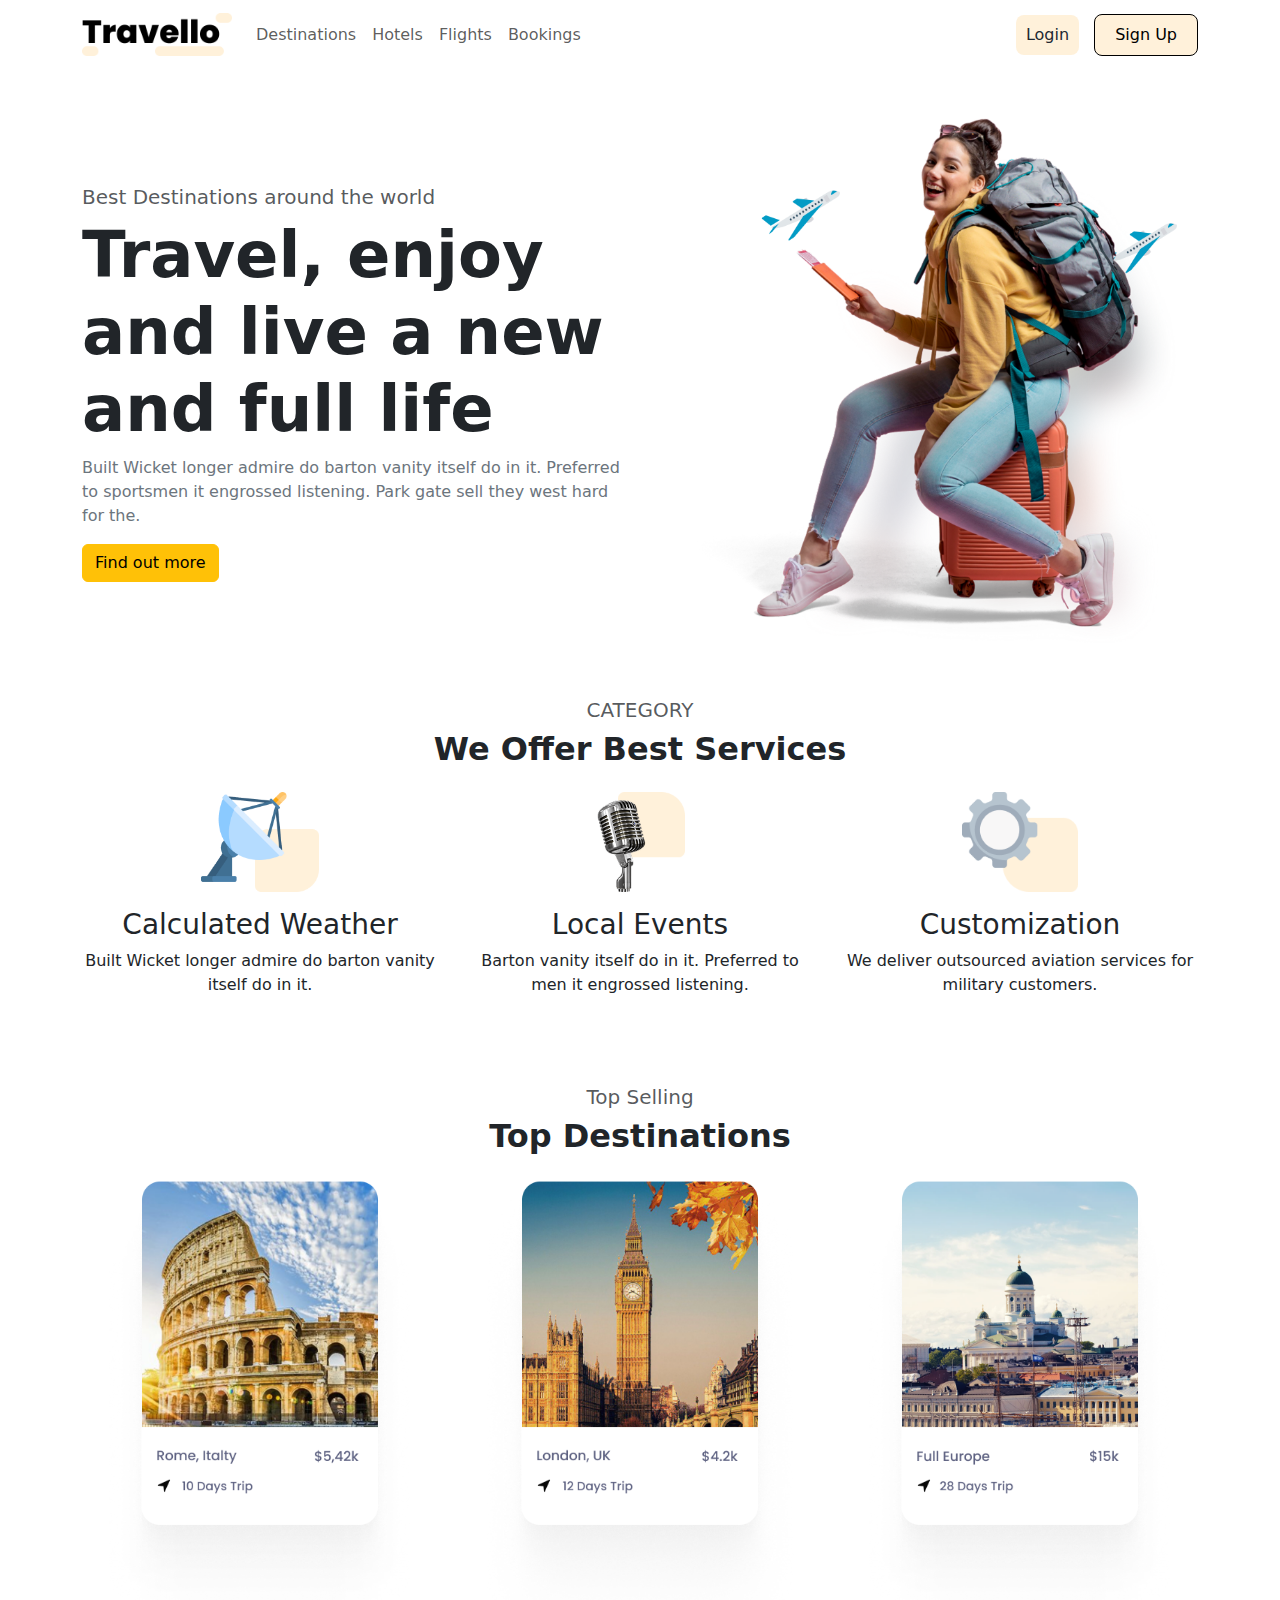
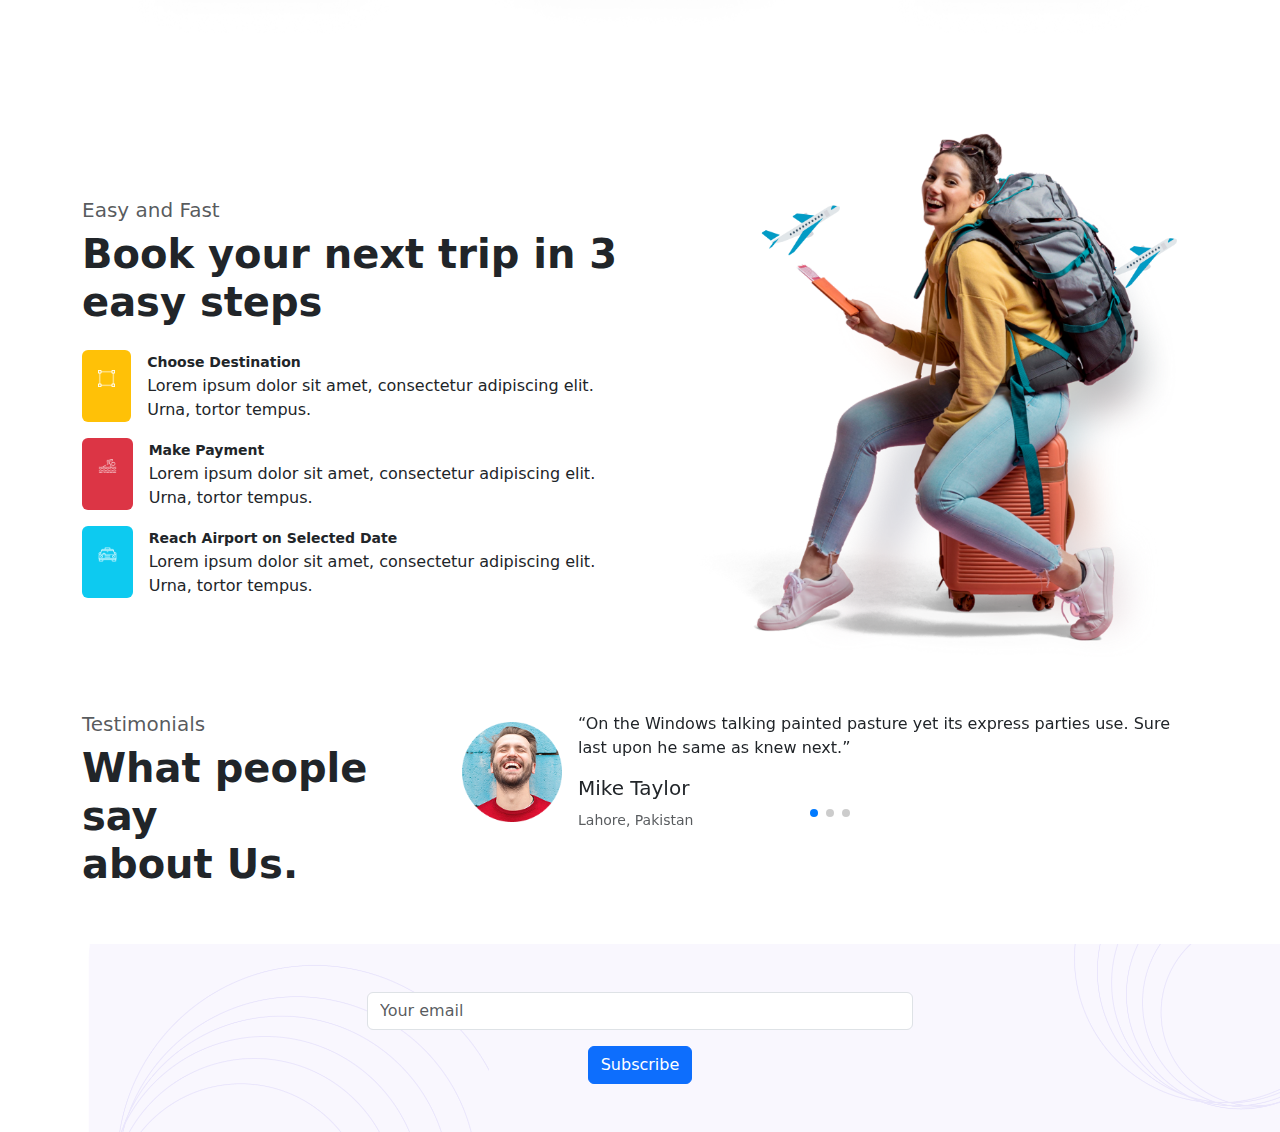
<file: index.html>
<!DOCTYPE html>
<html lang="en">
<head>
  <meta charset="UTF-8">
  <meta name="viewport" content="width=device-width, initial-scale=1">
  <title>Travel Website</title>
  <link href="https://cdn.jsdelivr.net/npm/bootstrap@5.3.0/dist/css/bootstrap.min.css" rel="stylesheet">
  <link href="https://fonts.googleapis.com/css2?family=Volkhov:ital,wght@0,400;0,700;1,400;1,700&display=swap" rel="stylesheet">
  <!-- Swiper CSS -->
<link rel="stylesheet" href="https://cdn.jsdelivr.net/npm/swiper@11/swiper-bundle.min.css" />

  <link rel="stylesheet" href="style.css">
</head>
<body>

<!-- Navbar -->
<nav class="navbar navbar-expand-lg">
  <div class="container">
    <a class="navbar-brand" href="#"><img src="Group 590.png" alt="" width="150"></a>
    <button class="navbar-toggler" type="button" data-bs-toggle="collapse" data-bs-target="#navbarNav">
      <span class="navbar-toggler-icon"></span>
    </button>
    <div class="collapse navbar-collapse justify-content-between" id="navbarNav">
      <div class="navbar-nav">
        <a class="nav-link" href="#">Destinations</a>
        <a class="nav-link" href="#">Hotels</a>
        <a class="nav-link" href="#">Flights</a>
        <a class="nav-link" href="#">Bookings</a>
      </div>
      <div>
        <button class="btn-login">Login</button>
        <button class="btn-sign">Sign Up</button>
      </div>
    </div>
  </div>
</nav>

<!-- Header -->
<header class="container my-5">
  <div class="row align-items-center">
    <div class="col-md-6">
      <h5 class="text-muted">Best Destinations around the world</h5>
      <h1 class="display-3 fw-bold">Travel, enjoy<br>and live a new<br>and full life</h1>
      <p class="text-secondary">Built Wicket longer admire do barton vanity itself do in it. Preferred to sportsmen it engrossed listening. Park gate sell they west hard for the.</p>
      <button class="btn btn-warning btn-animated">Find out more</button>

    </div>
    <div class="col-md-6">
      <img src="Image1.png" alt="" class="img-fluid">
    </div>
  </div>
</header>

<!-- Category Section -->
<section class="container my-5 text-center">
  <h5 class="text-muted">CATEGORY</h5>
  <h2 class="fw-bold">We Offer Best Services</h2>
  <div class="row justify-content-center mt-4">
    
    <div class="col-md-4 mb-4">
      <img src="Group 48.png" alt="" class="img-fluid mb-3" style="height:100px;">
      <h3>Calculated Weather</h3>
      <p>Built Wicket longer admire do barton vanity itself do in it.</p>
    </div>

    <div class="col-md-4 mb-4">
      <img src="Group 50.png" alt="" class="img-fluid mb-3" style="height:100px;">
      <h3>Local Events</h3>
      <p>Barton vanity itself do in it. Preferred to men it engrossed listening.</p>
    </div>

    <div class="col-md-4 mb-4">
      <img src="Group 49.png" alt="" class="img-fluid mb-3" style="height:100px;">
      <h3>Customization</h3>
      <p>We deliver outsourced aviation services for military customers.</p>
    </div>

  </div>
</section>


<!-- Top Destinations Section -->
<section class="container my-5 text-center">
  <h5 class="text-muted">Top Selling</h5>
  <h2 class="fw-bold">Top Destinations</h2>
  <div class="row mt-4">
    <div class="col-md-4 mb-4">
      <img src="Destination-2.png" alt="" class="img-fluid">
    </div>
    <div class="col-md-4 mb-4">
      <img src="Destination.png" alt="" class="img-fluid">
    </div>
    <div class="col-md-4 mb-4">
      <img src="Destination1.png" alt="" class="img-fluid">
    </div>
  </div>
</section>

<!-- Book Trip Section -->
<section class="container my-5">
  <div class="row align-items-center">
    <div class="col-md-6">
      <h5 class="text-muted">Easy and Fast</h5>
      <h1 class="fw-bold mb-4">Book your next trip in 3 easy steps</h1>

      <div class="d-flex mb-3">
        <div class="bg-warning p-3 rounded me-3">
          <img src="selection 1.png" alt="" class="img-fluid">
        </div>
        <div>
          <small class="fw-bold">Choose Destination</small>
          <p class="mb-0">Lorem ipsum dolor sit amet, consectetur adipiscing elit. Urna, tortor tempus.</p>
        </div>
      </div>

      <div class="d-flex mb-3">
        <div class="bg-danger p-3 rounded me-3">
          <img src="water-sport 1.png" alt="" class="img-fluid">
        </div>
        <div>
          <small class="fw-bold">Make Payment</small>
          <p class="mb-0">Lorem ipsum dolor sit amet, consectetur adipiscing elit. Urna, tortor tempus.</p>
        </div>
      </div>

      <div class="d-flex">
        <div class="bg-info p-3 rounded me-3">
          <img src="taxi 1.png" alt="" class="img-fluid">
        </div>
        <div>
          <small class="fw-bold">Reach Airport on Selected Date</small>
          <p class="mb-0">Lorem ipsum dolor sit amet, consectetur adipiscing elit. Urna, tortor tempus.</p>
        </div>
      </div>

    </div>
    <div class="col-md-6 text-center">
      <img src="Image.png" alt="" class="img-fluid">
    </div>
  </div>
</section>

<!-- Testimonials Section -->
<section class="container my-5">
  <div class="row">
    <div class="col-md-4">
      <h5 class="text-muted">Testimonials</h5>
      <h1 class="fw-bold">What people say<br> about Us.</h1>
    </div>
    <div class="col-md-8">
      <!-- Swiper -->
      <div class="swiper mySwiper">
        <div class="swiper-wrapper">
          
          <!-- Slide 1 -->
          <div class="swiper-slide">
            <div class="d-flex align-items-center">
              <img src="Image3.png" class="img-fluid me-3" style="width: 100px; height: auto;" alt="Client 1">
              <div>
                <p>“On the Windows talking painted pasture yet its express parties use. Sure last upon he same as knew next.”</p>
                <h5>Mike Taylor</h5>
                <small class="text-muted">Lahore, Pakistan</small>
              </div>
            </div>
          </div>

          <!-- Slide 2 -->
          <div class="swiper-slide">
            <div class="d-flex align-items-center">
              <img src="Image3.png" class="img-fluid me-3" style="width: 100px; height: auto;" alt="Client 2">
              <div>
                <p>“Amazing service and very comfortable experience! Definitely recommend to everyone.”</p>
                <h5>Jessica Parker</h5>
                <small class="text-muted">New York, USA</small>
              </div>
            </div>
          </div>

          <!-- Slide 3 -->
          <div class="swiper-slide">
            <div class="d-flex align-items-center">
              <img src="Image3.png" class="img-fluid me-3" style="width: 100px; height: auto;" alt="Client 3">
              <div>
                <p>“A wonderful journey! Thank you for making my trip so smooth and enjoyable.”</p>
                <h5>Samuel Green</h5>
                <small class="text-muted">London, UK</small>
              </div>
            </div>
          </div>

        </div>

        <!-- Pagination Dots -->
        <div class="swiper-pagination"></div>

      </div>
    </div>
  </div>
</section>



<!-- Subscribe Section -->
<section class="py-5" style="background: url('Group 78.png') center center/cover no-repeat;">
  <div class="container text-center">
    <div class="row justify-content-center">
      <div class="col-md-6">
        <input type="text" class="form-control mb-3" placeholder="Your email">
        <button class="btn btn-primary">Subscribe</button>
      </div>
    </div>
  </div>
</section>

<script src="https://cdn.jsdelivr.net/npm/bootstrap@5.3.0/dist/js/bootstrap.bundle.min.js"></script>
<!-- Swiper JS -->
<script src="https://cdn.jsdelivr.net/npm/swiper@11/swiper-bundle.min.js"></script>
<script>
  var swiper = new Swiper(".mySwiper", {
    slidesPerView: 1,
    spaceBetween: 30,
    loop: true,
    pagination: {
      el: ".swiper-pagination",
      clickable: true,
    },
    autoplay: {
      delay: 4000,
      disableOnInteraction: false,
    },
  });
</script>


</body>
</html>
</file>
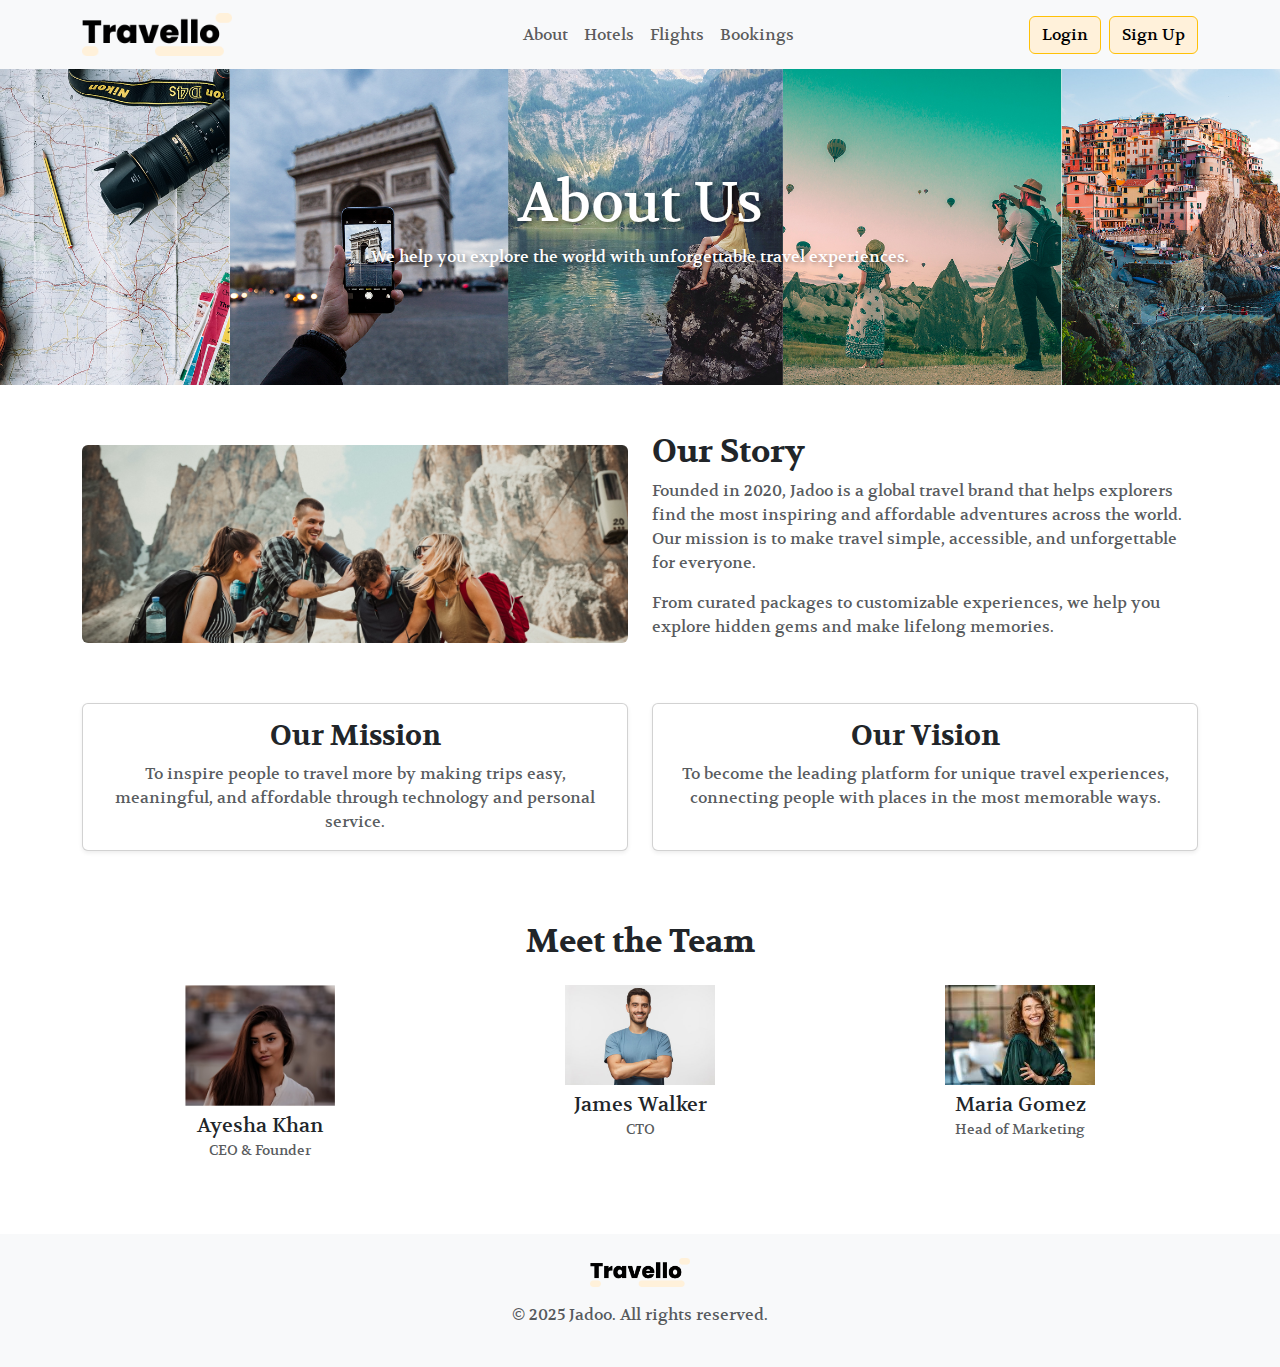
<file: about.html>
<!DOCTYPE html>
<html lang="en">
<head>
  <meta charset="UTF-8" />
  <meta name="viewport" content="width=device-width, initial-scale=1" />
  <title>About Us</title>
  <link href="https://cdn.jsdelivr.net/npm/bootstrap@5.3.0/dist/css/bootstrap.min.css" rel="stylesheet" />
  <link href="https://fonts.googleapis.com/css2?family=Volkhov:wght@400;700&display=swap" rel="stylesheet" />
  <style>
    body {
      font-family: 'Volkhov', serif;
    }
    .hero {
      background: url('about-hero.jpg') center center/cover no-repeat;
      color: white;
      padding: 100px 0;
      text-shadow: 2px 2px 4px rgba(0,0,0,0.4);
    }
  </style>
</head>
<body>

<!-- Navbar -->
<nav class="navbar navbar-expand-lg bg-light">
  <div class="container">
    <a class="navbar-brand" href="#"><img src="Group 590.png" alt="" width="150" /></a>
    <button class="navbar-toggler" type="button" data-bs-toggle="collapse" data-bs-target="#navbarNav">
      <span class="navbar-toggler-icon"></span>
    </button>
    <div class="collapse navbar-collapse justify-content-end" id="navbarNav">
      <ul class="navbar-nav mx-auto mb-2 mb-lg-0" style="padding-left: 40px;">

        <li class="nav-item">
          <a class="nav-link" href="about.html">About</a>
        </li>
        <li class="nav-item">
          <a class="nav-link" href="hotel.html">Hotels</a>
        </li>
        <li class="nav-item">
          <a class="nav-link" href="flight.html">Flights</a>
        </li>
        <li class="nav-item">
          <a class="nav-link" href="#">Bookings</a>
        </li>
      </ul>

      <div class="d-flex">
        <button class="btn btn-outline-warning me-2 btn-login" style="cursor: pointer; background-color:#FFF1DA; color: black;" onclick="window.location.href='login.html'" >Login</button>
        <button class="btn btn-warning btn-sign"style="cursor: pointer; background-color:#FFF1DA; color: black;" onclick="window.location.href='signup.html'">Sign Up</button>
      </div>

    </div>
  </div>
</nav>

<!-- Hero Section -->
<section class="hero text-center" style="color:white; background-image: url(gt1.png);">
    <div class="container">
      <h1 class="display-4 bold" style="color:white">About Us</h1>
      <p  style="color: white;">We help you explore the world with unforgettable travel experiences.</p>
    </div>
  </section>
  
  

<!-- About Content -->
<section class="container my-5">
  <div class="row align-items-center">
    <div class="col-md-6">
      <img src="image 3.png" alt="About Us" class="img-fluid rounded">
    </div>
    <div class="col-md-6">
      <h2 class="fw-bold">Our Story</h2>
      <p class="text-muted">Founded in 2020, Jadoo is a global travel brand that helps explorers find the most inspiring and affordable adventures across the world. Our mission is to make travel simple, accessible, and unforgettable for everyone.</p>
      <p class="text-muted">From curated packages to customizable experiences, we help you explore hidden gems and make lifelong memories.</p>
    </div>
  </div>
</section>

<!-- Mission & Vision -->
<section class="container my-5">
  <div class="row text-center">
    <div class="col-md-6 mb-4">
      <div class="card h-100 shadow-sm">
        <div class="card-body">
          <h3 class="card-title fw-bold">Our Mission</h3>
          <p class="card-text text-muted">To inspire people to travel more by making trips easy, meaningful, and affordable through technology and personal service.</p>
        </div>
      </div>
    </div>
    <div class="col-md-6 mb-4">
      <div class="card h-100 shadow-sm">
        <div class="card-body">
          <h3 class="card-title fw-bold">Our Vision</h3>
          <p class="card-text text-muted">To become the leading platform for unique travel experiences, connecting people with places in the most memorable ways.</p>
        </div>
      </div>
    </div>
  </div>
</section>

<!-- Optional: Team Section -->
<section class="container my-5">
  <h2 class="text-center fw-bold mb-4">Meet the Team</h2>
  <div class="row text-center">
    <div class="col-md-4 mb-4">
      <img src="aysha.png" alt="Team Member" class="img-fluid  mb-2" style="width: 150px;">
      <h5 class="mb-0">Ayesha Khan</h5>
      <small class="text-muted">CEO & Founder</small>
    </div>
    <div class="col-md-4 mb-4">
      <img src="m1.jpg" alt="Team Member" class="img-fluid  mb-2" style="width: 150px;">
      <h5 class="mb-0">James Walker</h5>
      <small class="text-muted">CTO</small>
    </div>
    <div class="col-md-4 mb-4">
      <img src="images.jpeg" alt="Team Member" class="img-fluid  mb-2" style="width: 150px;">
      <h5 class="mb-0">Maria Gomez</h5>
      <small class="text-muted">Head of Marketing</small>
    </div>
  </div>
</section>

<!-- Footer -->
<footer class="bg-light py-4">
  <div class="container text-center">
    <img src="Group 590.png" alt="Logo" width="100" class="mb-3" />
    <p class="text-muted">© 2025 Jadoo. All rights reserved.</p>
  </div>
</footer>
<script>
    // When the page is fully loaded
    document.addEventListener('DOMContentLoaded', function () {
      console.log("Page loaded!");
  
      // Example: Handle click on 'About' nav link
      const aboutLink = document.querySelector('a.nav-link.active');
      if (aboutLink) {
        aboutLink.addEventListener('click', function (e) {
          e.preventDefault(); // prevent default navigation for demo
          alert("You are already on the About page!");
        });
      }
    });
  </script>
  

<script src="https://cdn.jsdelivr.net/npm/bootstrap@5.3.0/dist/js/bootstrap.bundle.min.js"></script>
</body>
</html>
</file>
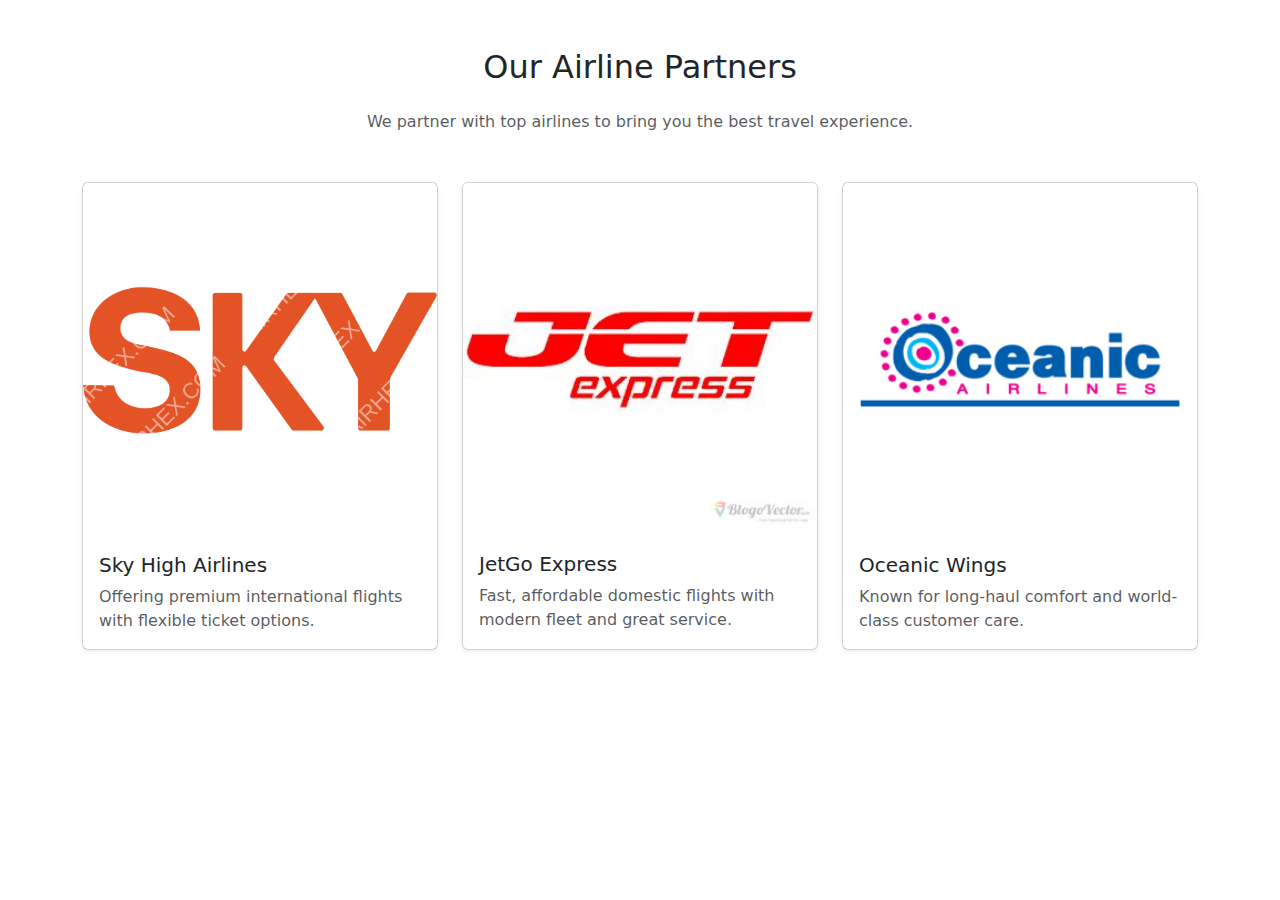
<file: airline.html>
<!DOCTYPE html>
<html lang="en">
<head>
  <meta charset="UTF-8" />
  <meta name="viewport" content="width=device-width, initial-scale=1" />
  <title>Airlines</title>
  <link href="https://cdn.jsdelivr.net/npm/bootstrap@5.3.0/dist/css/bootstrap.min.css" rel="stylesheet" />
</head>
<body>
  <div class="container py-5">
    <h2 class="text-center mb-4">Our Airline Partners</h2>
    <p class="text-center text-muted mb-5">We partner with top airlines to bring you the best travel experience.</p>

    <div class="row row-cols-1 row-cols-md-3 g-4">
      <div class="col">
        <div class="card h-100 shadow-sm">
          <img src="sky-high.png" class="card-img-top" alt="Airline 1">
          <div class="card-body">
            <h5 class="card-title">Sky High Airlines</h5>
            <p class="card-text text-muted">Offering premium international flights with flexible ticket options.</p>
          </div>
        </div>
      </div>

      <div class="col">
        <div class="card h-100 shadow-sm">
          <img src="jet.jpg" class="card-img-top" alt="Airline 2">
          <div class="card-body">
            <h5 class="card-title">JetGo Express</h5>
            <p class="card-text text-muted">Fast, affordable domestic flights with modern fleet and great service.</p>
          </div>
        </div>
      </div>

      <div class="col">
        <div class="card h-100 shadow-sm">
          <img src="oceanic-airlines-logo-png_seeklogo-102063.png" class="card-img-top" alt="Airline 3">
          <div class="card-body">
            <h5 class="card-title">Oceanic Wings</h5>
            <p class="card-text text-muted">Known for long-haul comfort and world-class customer care.</p>
          </div>
        </div>
      </div>
    </div>
  </div>

  <!-- Bootstrap JS -->
  <script src="https://cdn.jsdelivr.net/npm/bootstrap@5.3.0/dist/js/bootstrap.bundle.min.js"></script>
</body>
</html>
</file>
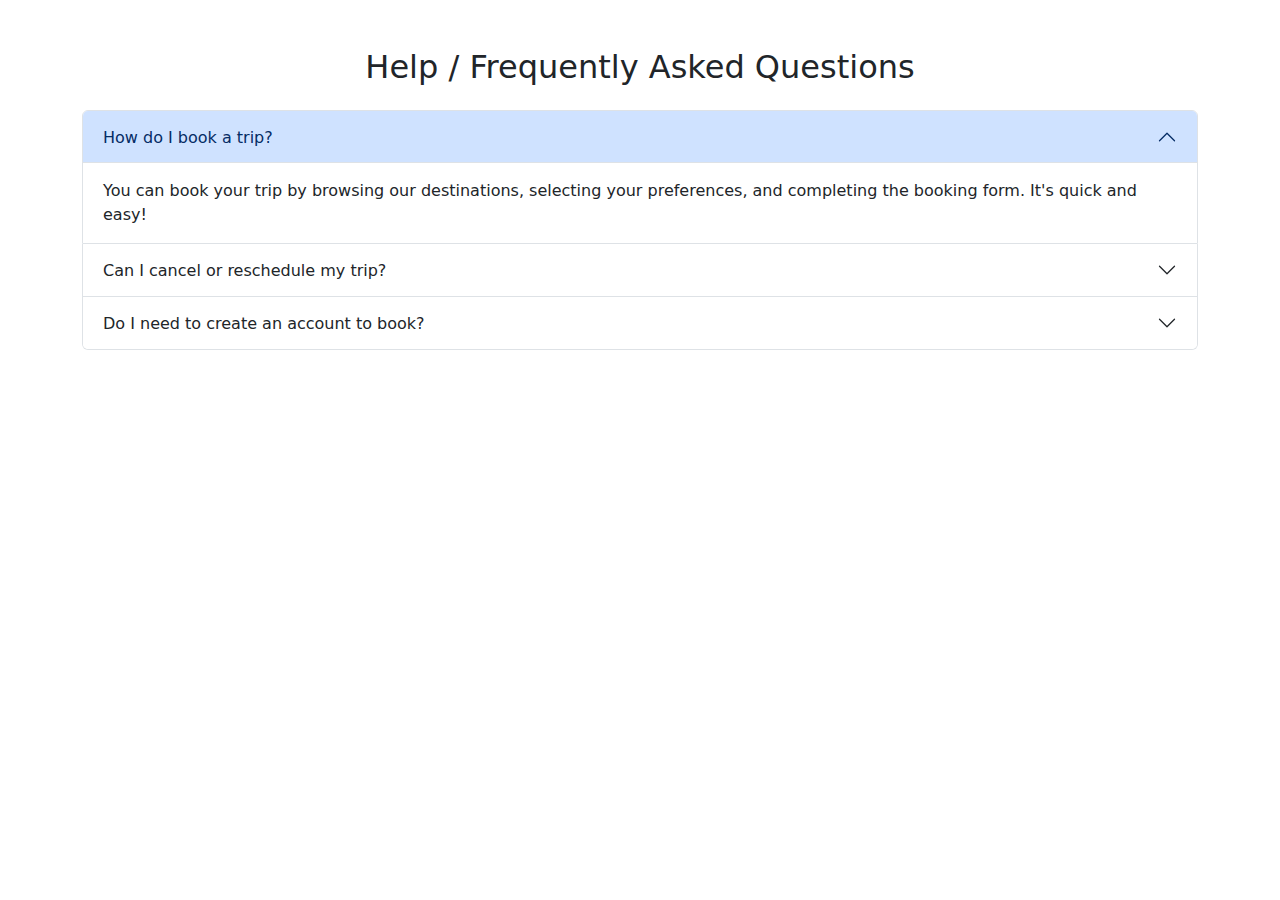
<file: faq.html>
<!DOCTYPE html>
<html lang="en">
<head>
  <meta charset="UTF-8" />
  <meta name="viewport" content="width=device-width, initial-scale=1" />
  <title>Help / FAQ</title>
  <link href="https://cdn.jsdelivr.net/npm/bootstrap@5.3.0/dist/css/bootstrap.min.css" rel="stylesheet">
</head>
<body>
  <div class="container py-5">
    <h2 class="mb-4 text-center">Help / Frequently Asked Questions</h2>

    <div class="accordion" id="faqAccordion">
      <div class="accordion-item">
        <h2 class="accordion-header" id="faq1">
          <button class="accordion-button" type="button" data-bs-toggle="collapse" data-bs-target="#collapse1" aria-expanded="true" aria-controls="collapse1">
            How do I book a trip?
          </button>
        </h2>
        <div id="collapse1" class="accordion-collapse collapse show" aria-labelledby="faq1" data-bs-parent="#faqAccordion">
          <div class="accordion-body">
            You can book your trip by browsing our destinations, selecting your preferences, and completing the booking form. It's quick and easy!
          </div>
        </div>
      </div>

      <div class="accordion-item">
        <h2 class="accordion-header" id="faq2">
          <button class="accordion-button collapsed" type="button" data-bs-toggle="collapse" data-bs-target="#collapse2" aria-expanded="false" aria-controls="collapse2">
            Can I cancel or reschedule my trip?
          </button>
        </h2>
        <div id="collapse2" class="accordion-collapse collapse" aria-labelledby="faq2" data-bs-parent="#faqAccordion">
          <div class="accordion-body">
            Yes, trips can be canceled or rescheduled based on the terms and conditions of your selected package. Please contact support for assistance.
          </div>
        </div>
      </div>

      <div class="accordion-item">
        <h2 class="accordion-header" id="faq3">
          <button class="accordion-button collapsed" type="button" data-bs-toggle="collapse" data-bs-target="#collapse3" aria-expanded="false" aria-controls="collapse3">
            Do I need to create an account to book?
          </button>
        </h2>
        <div id="collapse3" class="accordion-collapse collapse" aria-labelledby="faq3" data-bs-parent="#faqAccordion">
          <div class="accordion-body">
            While it's not required, creating an account allows you to track bookings, save preferences, and receive exclusive offers.
          </div>
        </div>
      </div>
    </div>
  </div>

  <!-- Bootstrap JS -->
  <script src="https://cdn.jsdelivr.net/npm/bootstrap@5.3.0/dist/js/bootstrap.bundle.min.js"></script>
</body>
</html>
</file>
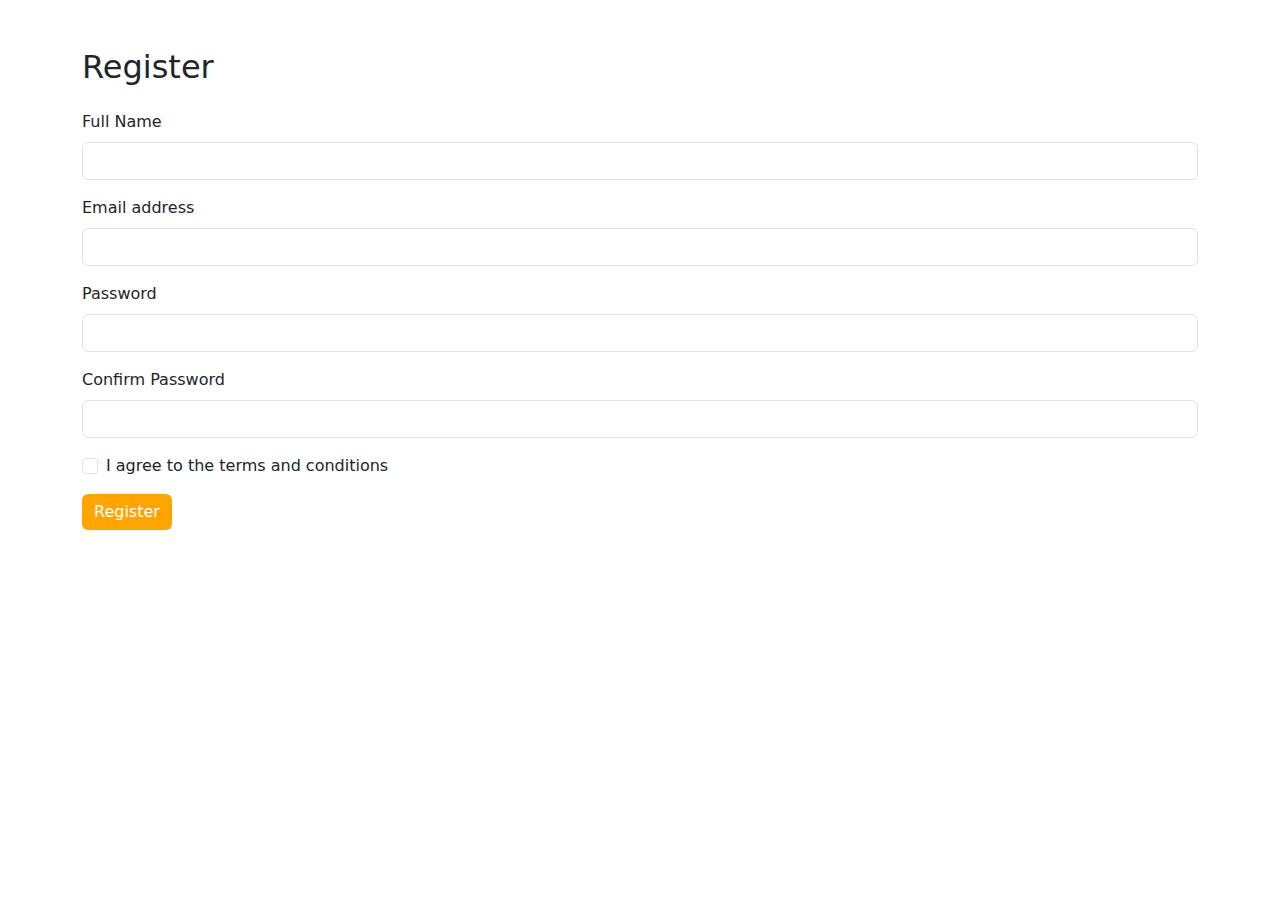
<file: signup.html>
<!DOCTYPE html>
<html lang="en">
<head>
  <meta charset="UTF-8">
  <meta name="viewport" content="width=device-width, initial-scale=1">
  <title>Register</title>
  <!-- Bootstrap CSS -->
  <link href="https://cdn.jsdelivr.net/npm/bootstrap@5.3.0/dist/css/bootstrap.min.css" rel="stylesheet">
</head>
<body>
  <div class="container mt-5">
    <h2 class="mb-4">Register</h2>
    <form id="registerForm" novalidate>
      <div class="mb-3">
        <label for="registerName" class="form-label">Full Name</label>
        <input type="text" class="form-control" id="registerName" required>
        <div class="invalid-feedback">Please enter your full name.</div>
      </div>
      <div class="mb-3">
        <label for="registerEmail" class="form-label">Email address</label>
        <input type="email" class="form-control" id="registerEmail" required>
        <div class="invalid-feedback">Please enter a valid email.</div>
      </div>
      <div class="mb-3">
        <label for="registerPassword" class="form-label">Password</label>
        <input type="password" class="form-control" id="registerPassword" required>
        <div class="invalid-feedback">Please enter a password.</div>
      </div>
      <div class="mb-3">
        <label for="registerConfirmPassword" class="form-label">Confirm Password</label>
        <input type="password" class="form-control" id="registerConfirmPassword" required>
        <div class="invalid-feedback">Passwords do not match.</div>
      </div>
      <div class="form-check mb-3">
        <input type="checkbox" class="form-check-input" id="termsCheck" required>
        <label class="form-check-label" for="termsCheck">I agree to the terms and conditions</label>
        <div class="invalid-feedback">You must agree before submitting.</div>
      </div>
      <button type="submit" class="btn btn-success" style="background-color: orange; border: none;">Register</button>
    </form>
  </div>

  <!-- Bootstrap JS Bundle -->
  <script src="https://cdn.jsdelivr.net/npm/bootstrap@5.3.0/dist/js/bootstrap.bundle.min.js"></script>
  <!-- Custom JS -->
  <script>
    // Registration form validation
    document.getElementById('registerForm').addEventListener('submit', function (event) {
      event.preventDefault();
      const form = event.target;
      const password = document.getElementById('registerPassword');
      const confirmPassword = document.getElementById('registerConfirmPassword');

      // Reset custom validation messages
      confirmPassword.setCustomValidity('');

      if (password.value !== confirmPassword.value) {
        confirmPassword.setCustomValidity('Passwords do not match.');
      }

      if (!form.checkValidity()) {
        event.stopPropagation();
      } else {
        // Proceed with registration logic
        alert('Registration successful!');
        form.reset();
      }
      form.classList.add('was-validated');
    });
  </script>
</body>
</html>
</file>
<file: style.css>
.volkhov-regular {
    font-family: "Volkhov", serif;
    font-weight: 400;
    font-style: normal;
  }
  
  .volkhov-bold {
    font-family: "Volkhov", serif;
    font-weight: 700;
    font-style: normal;
  }
  
  .volkhov-regular-italic {
    font-family: "Volkhov", serif;
    font-weight: 400;
    font-style: italic;
  }
  
  .volkhov-bold-italic {
    font-family: "Volkhov", serif;
    font-weight: 700;
    font-style: italic;
  }
  .btn-div{
    color: #212832;
    background-color: white;
    margin-left: 80px;
    gap: 20px;
  }
  .btn-div>button{
    border: none;
   
    background-color: white;
  }
  .btn-login{
    border: none;
     padding-left: 10px;
     padding-right: 10px;
     padding-top: 8px;
     padding-bottom: 8px;
     border-radius: 8px;
     margin-left: 300px ;
    color: #212832;
    background-color: #FFF1DA;
    

  }
.btn-sign{
    border: 1px solid black;
    padding-left: 20px;
    padding-right: 20px;
    padding-top: 8px;
    padding-bottom:8px ;
    border-radius: 8px;
    margin-left: 10px ;
    background-color: #FFF1DA;

} 
.h-1{
    margin-left: 30px;
   
}
.bst-s{
    margin-top: 50px;
    font-size: 16px;
    color: #DF6951;
}
.travel-t{
    font-size: 60px;
} 
.btn-orange{
    color: white;
    background-color: orange;
    border: none;
    padding-left: 20px;
    padding-right: 20px;
    padding-top: 10px;
    padding-bottom: 10px;
    border-radius: 10px;
}
.Ca
</file>
